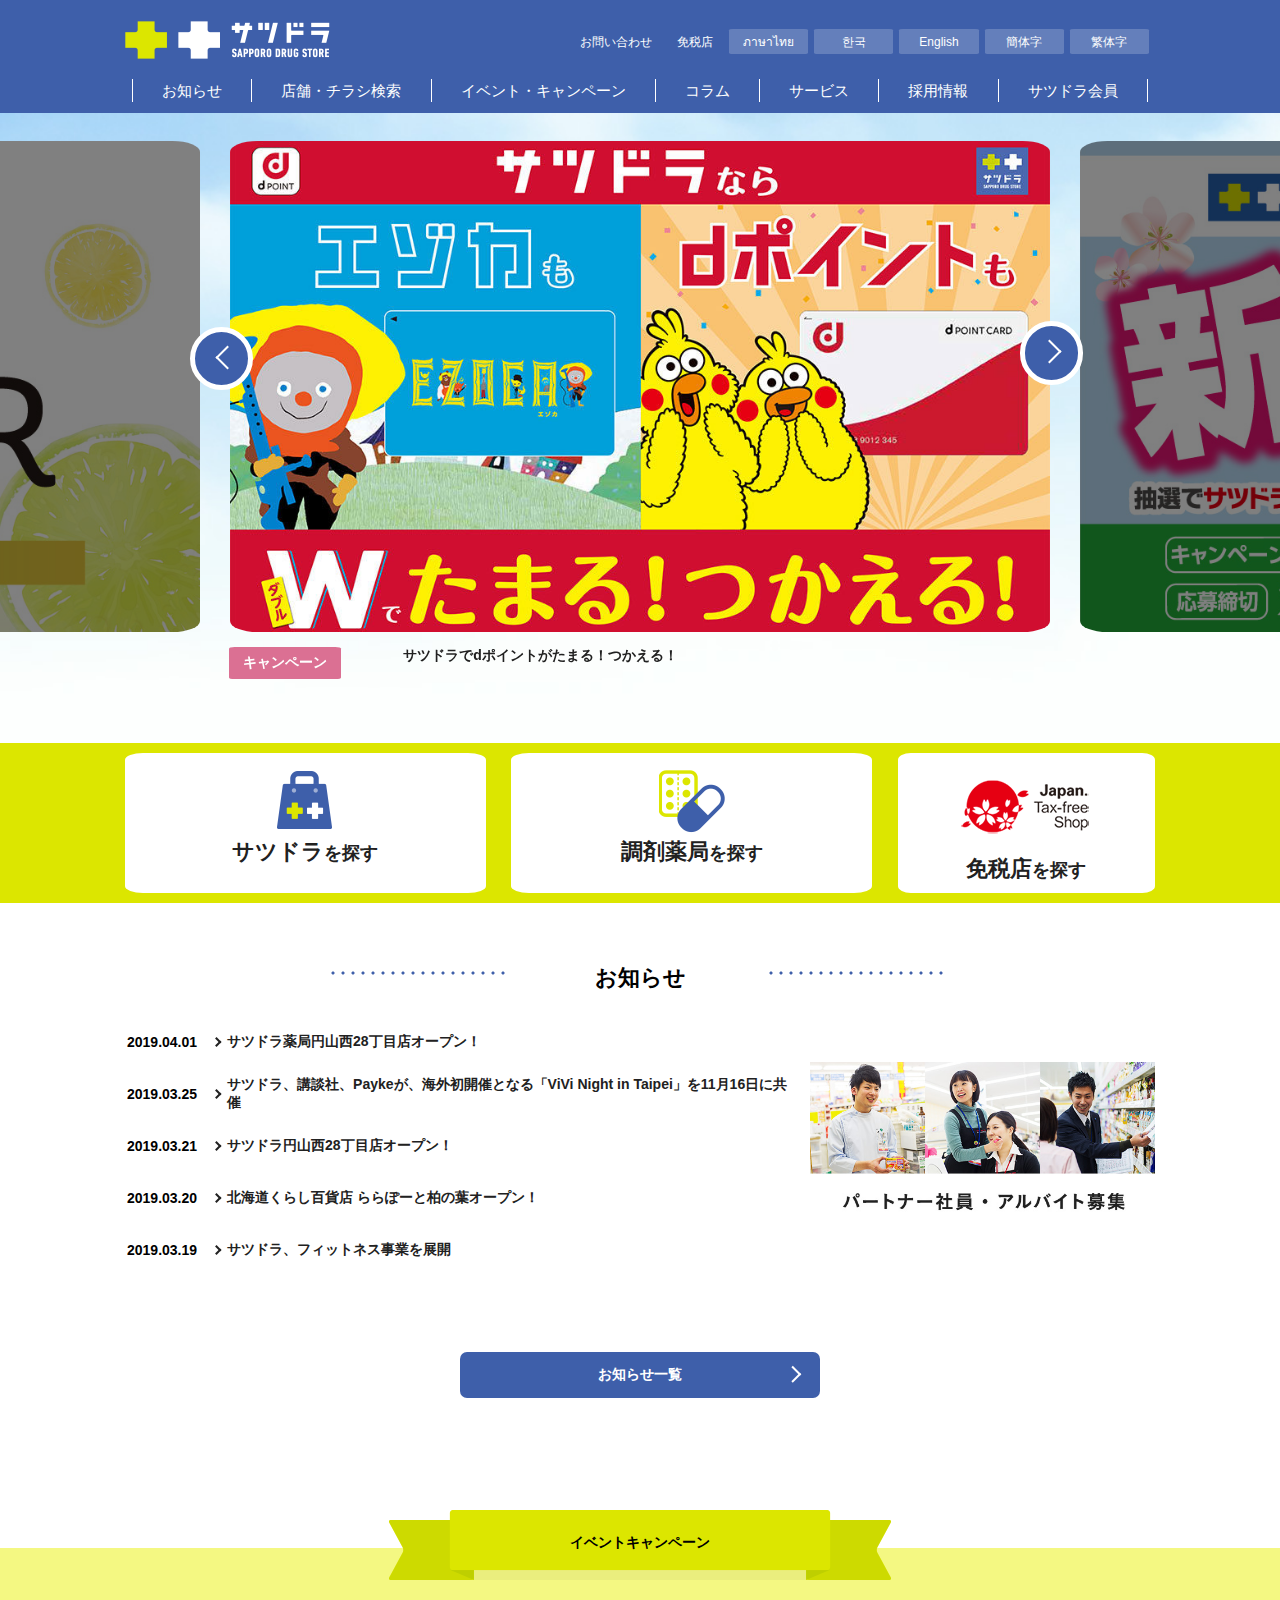
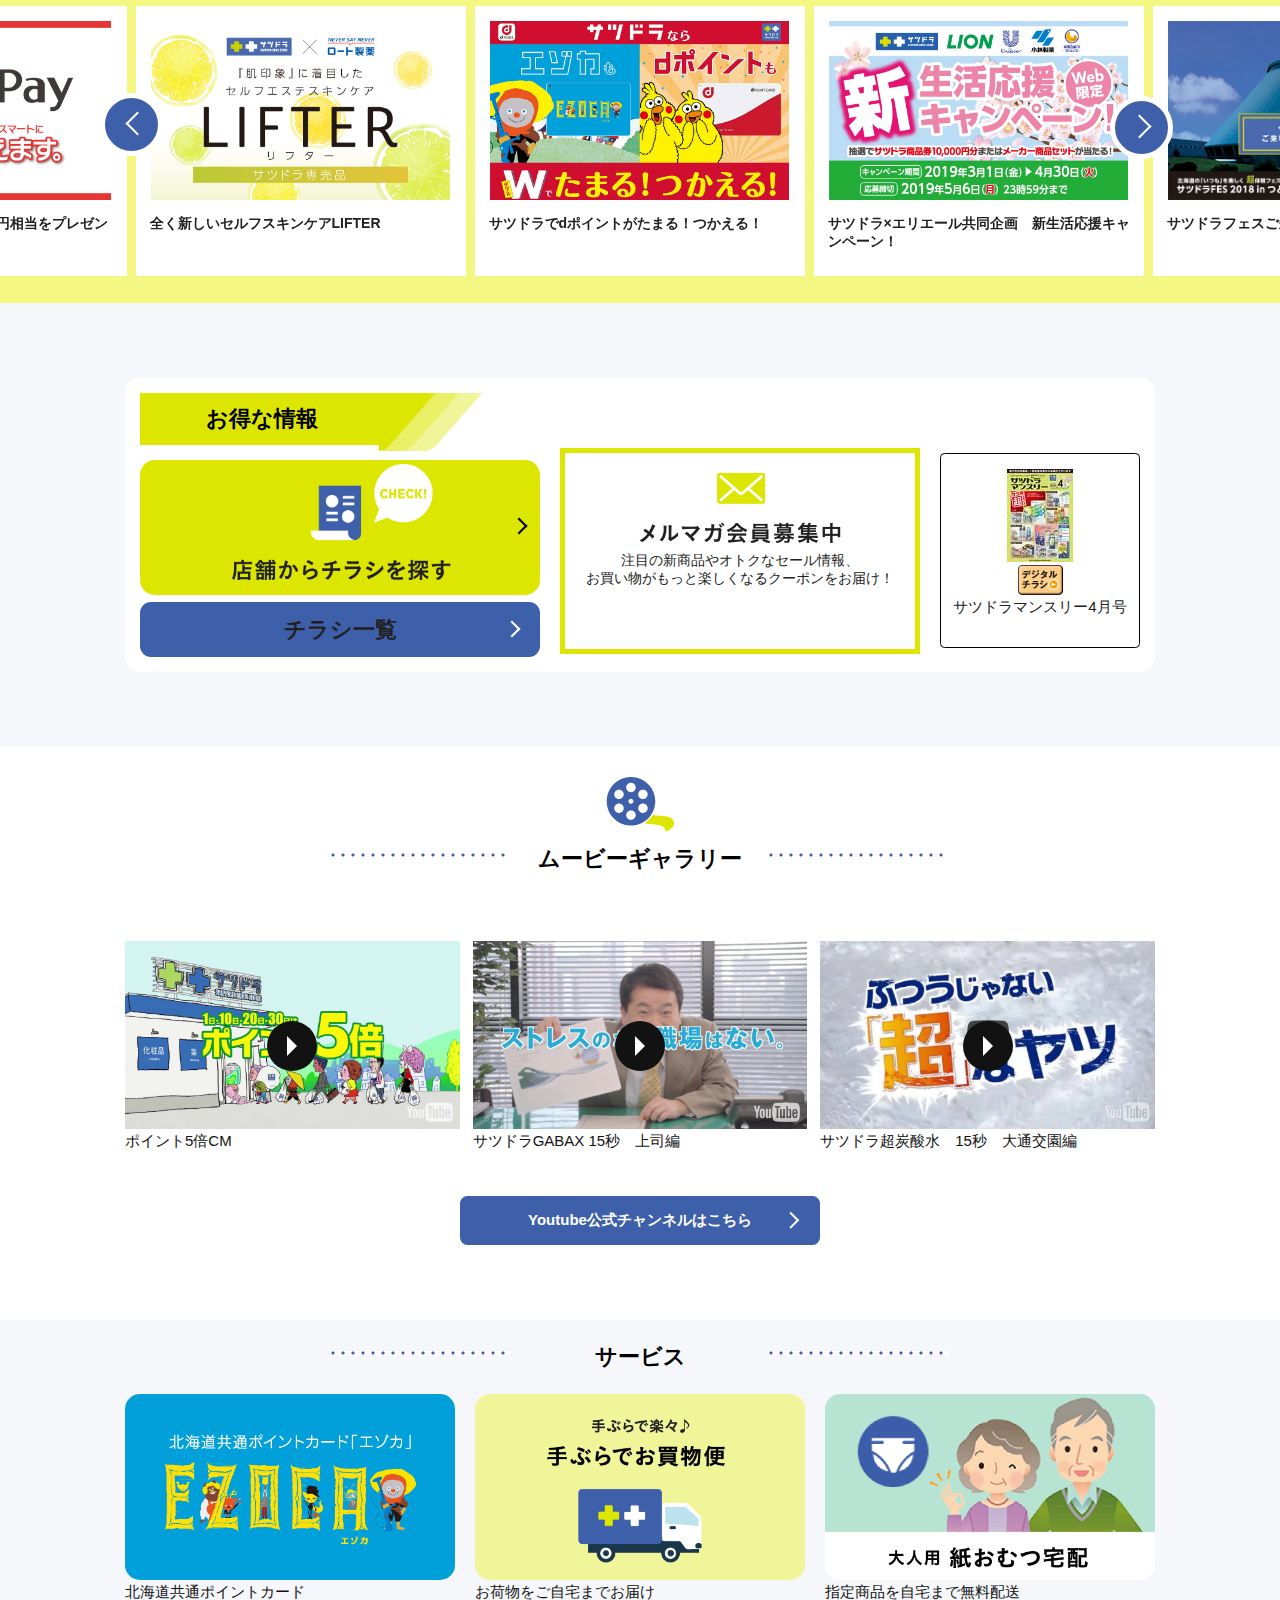
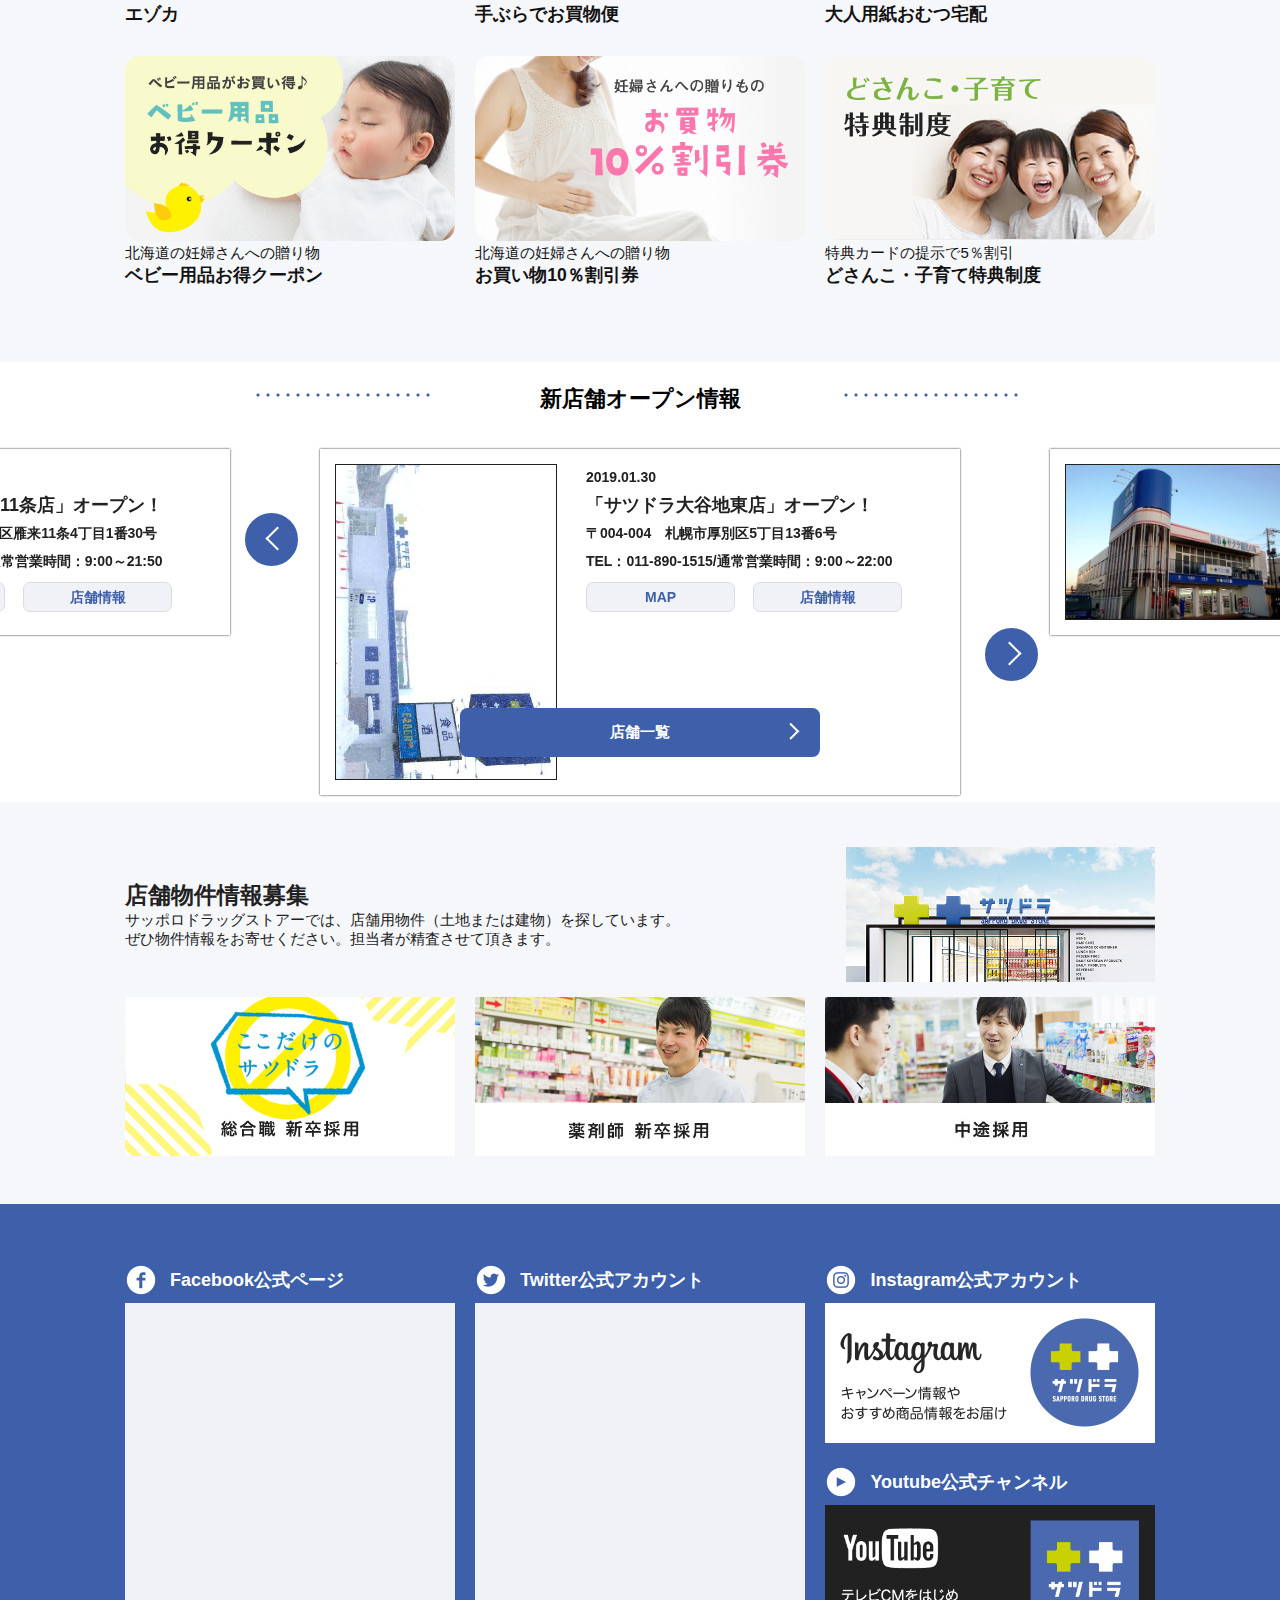
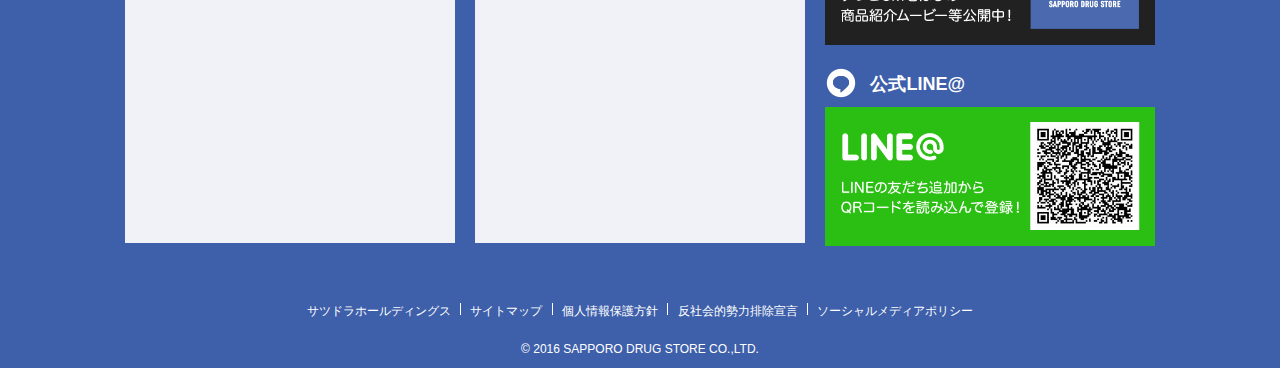
<file: index.html>
<!DOCTYPE html>
<html lang="en">

<head>
    <meta charset="UTF-8">
    <meta name="viewport" content="width=device-width, initial-scale=1.0">
    <meta http-equiv="X-UA-Compatible" content="ie=edge">
    <title>Document</title>
    <link rel="stylesheet" href="css/style.css">
  
    <link rel="stylesheet" href="js\slick\slick.css">
    <link rel="stylesheet" href="js\slick\slick-theme.css">
</head>


<body>
    <header>
        <div class="inner flex_box justify_bw">
            <a href=""><img src="img\logo.png" alt="" class="header-logo"></a>


            <div class="language_wrap ">
                <ul class="flex_box fz-12">
                    <a>
                        <li>お問い合わせ</li>
                    </a>
                    <a>
                        <li>免税店</li>
                    </a>
                    <a>
                        <li class="language">ภาษาไทย</li>
                    </a>
                    <a>
                        <li class="language">한국</li>
                    </a>
                    <a>
                        <li class="language">English</li>
                    </a>
                    <a>
                        <li class="language">簡体字</li>
                    </a>
                    <a>
                        <li class="language">繁体字</li>
                    </a>
                </ul>

            </div>

        </div>
    </header>
    <div class="header_stick">
        <div class="inner">
            <div class="head_nav">
                <ul class="flex_box  justify_around">
                    <div class="line"></div>
                    <a>
                        <li>お知らせ</li>
                    </a>
                    <div class="line"></div>
                    <a>
                        <li>店舗・チラシ検索</li>
                    </a>
                    <div class="line"></div>
                    <a>
                        <li>イベント・キャンペーン</li>
                    </a>
                    <div class="line"></div>
                    <a>
                        <li>コラム</li>
                    </a>
                    <div class="line"></div>
                    <a>
                        <li>サービス</li>
                    </a>
                    <div class="line"></div>
                    <a>
                        <li>採用情報</li>
                    </a>
                    <div class="line"></div>
                    <a>
                        <li>サツドラ会員</li>
                    </a>
                    <div class="line"></div>

                </ul>
            </div>
        </div>
    </div>

    <div class="top-slides">
        <ul class="slider_top">
            <li><a href="#">
                    <img src="img\top-slick\bn_1711docomo_l-1000x598 (1).jpg" alt="image01">
                    <span class="slide_content-wrap">
                        <div class="slide_content flex_box fz-14 flex_align_top">
                            <div class="slide_title fz-14  ">
                                <span class="campaign">キャンペーン</span>
                            </div>
                            <p class="slide_text">
                                サツドラでdポイントがたまる！つかえる！
                            </p>
                        </div>
                    </span>
                </a>
            </li>
            <li><a href="#">
                    <img src="img\top-slick\dab61ace71a60e597dec1e2234578d06.jpg" alt="image01">
                    <span class="slide_content-wrap">
                        <span class="slide_content flex_box fz-14 flex_align_top">
                            <div class="slide_title fz-14">
                                <span class="campaign">キャンペーン</span>
                                <span class="present">プレゼント</span>
                            </div>
                            <p class="slide_text">
                                サツドラ×エリエール共同企画　新生活応援キャンペーン！
                            </p>
                        </span>
                    </span>
                </a></li>

            <li><a href="#">
                    <img src="img\top-slick\2018SDF-Event-Report_mihon (1).jpg" alt="image01">
                    <span class="slide_content-wrap">
                        <span class="slide_content flex_box fz-22 flex_align_top">
                            <div class="slide_title fz-14">
                                <span class="notice">お知らせ</span>
                            </div>
                            <p class="slide_text">
                                サツドラフェスご来場ありがとうございました。</p>
                        </span>
                    </span>
                </a></li>
            <li><a href="#">
                    <img src="img\top-slick\IMG_5176 (1).jpg" alt="image01">
                    <span class="slide_content-wrap">
                        <span class="slide_content flex_box fz-22 flex_align_top">
                            <div class="slide_title fz-14">
                                <span class="notice">お知らせ</span>
                            </div>
                            <p class="slide_text">
                                ふたりの妊活　応援プロジェクト</p>
                        </span>
                    </span>
                </a></li>
            <li><a href="#">
                    <img src="img\top-slick\a7aa2570e14929294f4ca4dd2fd1b495.jpg" alt="image01">
                    <span class="slide_content-wrap">
                        <span class="slide_content flex_box fz-22 flex_align_top">
                            <div class="slide_title fz-14">
                                <span class="campaign">キャンペーン</span>
                            </div>
                            <p class="slide_text">ピュオーラGRANプレゼントキャンペーン</p>
                        </span>
                    </span>
                </a></li>
            <li><a href="#">
                    <img src="img\top-slick\8bc16e7adbef5be6cf70bd5f99caa278.jpg" alt="image01">
                    <span class="slide_content-wrap">
                        <span class="slide_content flex_box fz-22 flex_align_top">
                            <div class="slide_title fz-14">
                                <span class="campaign">キャンペーン</span>
                            </div>
                            <p class="slide_text">
                                【抽選で1,500名様に豪華賞品が当たる！】春のEZOCAまつり2019</p>
                        </span>
                    </span>
                </a></li>

            <li><a href="#">
                    <img src="img\top-slick\a8e14bdebd9097910cbf7fb73f673561 (1).jpg" alt="image01">
                    <span class="slide_content-wrap">
                        <span class="slide_content flex_box fz-22 flex_align_top">
                            <div class="slide_title fz-14">
                                <span class="campaign">キャンペーン</span>
                            </div>
                            <p class="slide_text">
                                ソフィーナホワイトプロフェッショナルキャンペーン
                            </p>
                        </span>
                    </span>
                </a></li>
            <li><a href="#">
                    <img src="img\top-slick\aa806e0d73a64840ce7929668ef345e1.jpg" alt="image01">
                    <span class="slide_content-wrap">
                        <span class="slide_content flex_box fz-22 flex_align_top">
                            <div class="slide_title fz-14">
                                <span class="campaign">キャンペーン</span>
                            </div>
                            <p class="slide_text">アタックZEROサンプルプレゼントキャンペーン</p>
                        </span>
                    </span>
                </a></li>
            <li><a href="#">
                    <img src="img\top-slick\93380e65577d10799fb6c05bf4164d2b (1).jpg" alt="image01">
                    <span class="slide_content-wrap">
                        <span class="slide_content flex_box fz-22 flex_align_top">
                            <div class="slide_title fz-14">
                                <span class="campaign">キャンペーン</span>
                            </div>
                            <p class="slide_text">サツドラ×カムテクト 特別企画！
                                今ならEZOポイント20倍！
                            </p>
                        </span>
                    </span>
                </a></li>
            <li><a href="#">
                    <img src="img\top-slick\0324EVITA_LP-Banner.jpg" alt="image01">
                    <span class="slide_content-wrap">
                        <span class="slide_content flex_box fz-22 flex_align_top">
                            <div class="slide_title fz-14">
                                <span class="campaign">キャンペーン</span>
                            </div>
                            <p class="slide_text">エピータみんなのお手入れ方法大募集キャンペーン
                            </p>
                        </span>
                    </span>
                </a></li>
            <li><a href="#">
                    <img src="img\top-slick\72f8afe362ac67266cf084c97ee63442.jpg" alt="image01">
                    <span class="slide_content-wrap">
                        <span class="slide_content flex_box fz-22 flex_align_top">
                            <div class="slide_title fz-14">
                                <span class="present">プレゼント</span>
                                <span class="campaign">キャンペーン</span>
                            </div>
                            <p class="slide_text">あなたの肌色にあう口紅はどれ？コフレドールキャンペーン
                            </p>
                        </span>
                    </span>
                </a></li>
            <li><a href="#">
                    <img src="img\top-slick\01bf01cc089172cc79f2afb829df0ae2.jpg" alt="image01">
                    <span class="slide_content-wrap">
                        <span class="slide_content flex_box fz-22 flex_align_top">
                            <div class="slide_title fz-14">
                                <span class="campaign">キャンペーン</span>
                                <span class="present">プレゼント</span>
                            </div>
                            <p class="slide_text">おすすめアイテムがまるわかり！ケイトトータルメイクキャンペーン</p>
                        </span>
                    </span>
                </a></li>
            <li><a href="#">
                    <img src="img\top-slick\0a9717d280bc72536f3f9bdcd730023a.jpg" alt="image01">
                    <span class="slide_content-wrap">
                        <span class="slide_content flex_box fz-22 flex_align_top">
                            <div class="slide_title fz-14">
                                <span class="campaign">キャンペーン</span>
                            </div>
                            <p class="slide_text">敏感を愛そう。フリープラスキャンペーン</p>
                        </span>
                    </span>
                </a></li>
            <li><a href="#">
                    <img src="img\top-slick\43e4349266ed1344263c8e1f27018846.jpg" alt="image01">
                    <span class="slide_content-wrap">
                        <span class="slide_content flex_box fz-22 flex_align_top">
                            <div class="slide_title fz-14">
                                <span class="campaign">キャンペーン</span>
                                <span class="present">プレゼント</span>
                            </div>
                            <p class="slide_text">Web限定 新生活応援キャンペーン！</p>
                        </span>
                    </span>
                </a></li>
            <li><a href="#">
                    <img src="img\top-slick\e62b7049b9302b9caf365278411aec1a-1 (1).jpg" alt="image01">
                    <span class="slide_content-wrap">
                        <span class="slide_content flex_box fz-22 flex_align_top">
                            <div class="slide_title fz-14">
                                <span class="present">プレゼント</span>
                            </div>
                            <p class="slide_text">★新規登録でPayPay残高500円相当をプレゼント！★</p>
                        </span>
                    </span>
                </a></li>
            <li><a href="#">
                    <img src="img\top-slick\d7a68982f962c9f2af8ce3b5c079e93c (1).jpg" alt="image01">
                    <span class="slide_content-wrap">
                        <span class="slide_content flex_box fz-22 flex_align_top ">
                            <div class="slide_title fz-14">
                                <span class="notice">お知らせ</span>
                            </div>
                            <p class="slide_text">全く新しいセルフスキンケアLIFTER</p>
                        </span>
                    </span>
                </a></li>

        </ul>
    </div>


    <div class="main-btn ">
        <div class="inner flex_box justify_bw">
            <a href="" class="search_btn search_satudora">
                <img src="img\ico_search01 (1).png" alt="">
                <p class="font_black fz-18"><span class="fz-22">サツドラ</span>を探す</p>
            </a>
            <a href="" class="search_btn search_drag">
                <img src="img\ico_search02 (1).png" alt="">
                <p class="font_black fz-18"><span class="fz-22">調剤薬局</span>を探す</p>
            </a>


            <a href="" class="search_btn search_menzei flex_box justify_cent">
                <img src="img\ico_search03.png" alt="">
                <p class="font_black fz-18"><span class="fz-22">免税店</span>を探す</p>
 
            </a>
            <div class="search_menzei_lang flex_box ">         
                    <a href="">ภาษาไทย</a>
                    <a href="">한국</a>
                    <a href="">English</a>
                    <a href="">簡体字</a>
                    <a href="">繁体字</a></div>
            </div>
    </div>


    <section id="notice_wrap">
        <div class="inner">
            <p class="section_title fz-22">お知らせ</p>
            <div class="notice_menu flex_box justify_bw ">
                <table class="notice_table fz-14">
                    <tr>
                        <td>2019.04.01</td>
                        <td><a href="">サツドラ薬局円山西28丁目店オープン！</a></td>
                    </tr>
                    <tr>
                        <td> 2019.03.25</td>
                        <td><a href="">サツドラ、講談社、Paykeが、海外初開催となる「ViVi Night in Taipei」を11月16日に共催</a></td>
                    </tr>
                    <tr>
                        <td>2019.03.21</td>
                        <td><a href="">サツドラ円山西28丁目店オープン！</a></td>
                    </tr>
                    <tr>
                        <td>2019.03.20</td>
                        <td><a href="">北海道くらし百貨店 ららぽーと柏の葉オープン！</a></td>
                    </tr>
                    <tr>
                        <td>2019.03.19</td>
                        <td><a href="">サツドラ、フィットネス事業を展開</a></td>
                    </tr>             

                </table>
                
                <div class="notice_table_respon">

                        <p class="notice_table_date" >2019.04.01</p>
                        <p class="notice_table_text"><a href="">サツドラ薬局円山西28丁目店オープン！</a></p>

                        <p class="notice_table_date" >2019.03.25</p>
                        <p class="notice_table_text"><a href="">サツドラ、講談社、Paykeが、海外初開催となる「ViVi Night in Taipei」を11月16日に共催</a></p>

                        <p class="notice_table_date" >  2019.03.21</p>
                        <p class="notice_table_text"><a href="">サツドラ円山西28丁目店オープン！</a></p>

                        <p class="notice_table_date" >2019.03.20</p>
                        <p class="notice_table_text"><a href="">北海道くらし百貨店 ららぽーと柏の葉オープン！</a></p>
                    
                        <p class="notice_table_date" >2019.03.19</p>
                        <p class="notice_table_text"><a href="">サツドラ、フィットネス事業を展開</a></p>
                    
                    </div>

                <img src="img\bnr_recruit (1).jpg" alt="">


            </div>

            <p class="section_bottom_btn fz-14"> <a href="">お知らせ一覧</a></p>

        </div>
    </section>

    <section id="campaign_wrap">

        <img src="img\event_title.png" alt="" class="campaign_wrap_title1">
        <p class="campaign_wrap_title2 fz-14">イベントキャンペーン</p>


        <ul class="slider_campaign">
            <li><a href="#">
                    <img src="img\top-slick\bn_1711docomo_l-1000x598 (1).jpg" alt="image01">
                    <span class="slide_content-wrap">
                        <span class="slide_content flex_box fz-14 flex_align_top">

                            <p class="slide_text">
                                サツドラでdポイントがたまる！つかえる！
                            </p>
                        </span>
                    </span>
                </a></li>

            <li><a href="#">
                    <img src="img\top-slick\dab61ace71a60e597dec1e2234578d06.jpg" alt="image01">
                    <span class="slide_content-wrap">
                        <span class="slide_content flex_box fz-14 flex_align_top">

                            <p class="slide_text">
                                サツドラ×エリエール共同企画　新生活応援キャンペーン！
                            </p>
                        </span>
                    </span>
                </a></li>

            <li><a href="#">
                    <img src="img\top-slick\2018SDF-Event-Report_mihon (1).jpg" alt="image01">
                    <span class="slide_content-wrap">
                        <span class="slide_content flex_box fz-14 flex_align_top">

                            <p class="slide_text">
                                サツドラフェスご来場ありがとうございました。</p>
                        </span>
                    </span>
                </a></li>
            <li><a href="#">
                    <img src="img\top-slick\IMG_5176 (1).jpg" alt="image01">
                    <span class="slide_content-wrap">
                        <span class="slide_content flex_box fz-14 flex_align_top">

                            <p class="slide_text">
                                ふたりの妊活　応援プロジェクト</p>
                        </span>
                    </span>
                </a></li>
            <li><a href="#">
                    <img src="img\top-slick\a7aa2570e14929294f4ca4dd2fd1b495.jpg" alt="image01">
                    <span class="slide_content-wrap">
                        <span class="slide_content flex_box fz-14 flex_align_top">

                            <p class="slide_text">ピュオーラGRANプレゼントキャンペーン</p>
                        </span>
                    </span>
                </a></li>
            <li><a href="#">
                    <img src="img\top-slick\8bc16e7adbef5be6cf70bd5f99caa278.jpg" alt="image01">
                    <span class="slide_content-wrap">
                        <span class="slide_content flex_box fz-14 flex_align_top">

                            <p class="slide_text">
                                【抽選で1,500名様に豪華賞品が当たる！】春のEZOCAまつり2019</p>
                        </span>
                    </span>
                </a></li>

            <li><a href="#">
                    <img src="img\top-slick\a8e14bdebd9097910cbf7fb73f673561 (1).jpg" alt="image01">
                    <span class="slide_content-wrap">
                        <span class="slide_content flex_box fz-14 flex_align_top">

                            <p class="slide_text">
                                ソフィーナホワイトプロフェッショナルキャンペーン
                            </p>
                        </span>
                    </span>
                </a></li>
            <li><a href="#">
                    <img src="img\top-slick\aa806e0d73a64840ce7929668ef345e1.jpg" alt="image01">
                    <span class="slide_content-wrap">
                        <span class="slide_content flex_box fz-14 flex_align_top">

                            <p class="slide_text">アタックZEROサンプルプレゼントキャンペーン</p>
                        </span>
                    </span>
                </a></li>
            <li><a href="#">
                    <img src="img\top-slick\93380e65577d10799fb6c05bf4164d2b (1).jpg" alt="image01">
                    <span class="slide_content-wrap">
                        <span class="slide_content flex_box fz-14 flex_align_top">

                            <p class="slide_text">サツドラ×カムテクト 特別企画！
                                今ならEZOポイント20倍！
                            </p>
                        </span>
                    </span>
                </a></li>
            <li><a href="#">
                    <img src="img\top-slick\0324EVITA_LP-Banner.jpg" alt="image01">
                    <span class="slide_content-wrap">
                        <span class="slide_content flex_box fz-14 flex_align_top">

                            <p class="slide_text">エピータみんなのお手入れ方法大募集キャンペーン
                            </p>
                        </span>
                    </span>
                </a></li>
            <li><a href="#">
                    <img src="img\top-slick\72f8afe362ac67266cf084c97ee63442.jpg" alt="image01">
                    <span class="slide_content-wrap">
                        <span class="slide_content flex_box fz-14 flex_align_top">

                            <p class="slide_text">あなたの肌色にあう口紅はどれ？コフレドールキャンペーン
                            </p>
                        </span>
                    </span>
                </a></li>
            <li><a href="#">
                    <img src="img\top-slick\01bf01cc089172cc79f2afb829df0ae2.jpg" alt="image01">
                    <span class="slide_content-wrap">
                        <span class="slide_content flex_box fz-14 flex_align_top">

                            <p class="slide_text">おすすめアイテムがまるわかり！ケイトトータルメイクキャンペーン</p>
                        </span>
                    </span>
                </a></li>
            <li><a href="#">
                    <img src="img\top-slick\0a9717d280bc72536f3f9bdcd730023a.jpg" alt="image01">
                    <span class="slide_content-wrap">
                        <span class="slide_content flex_box fz-14 flex_align_top">

                            <p class="slide_text">敏感を愛そう。フリープラスキャンペーン</p>
                        </span>
                    </span>
                </a></li>
            <li><a href="#">
                    <img src="img\top-slick\43e4349266ed1344263c8e1f27018846.jpg" alt="image01">
                    <span class="slide_content-wrap">
                        <span class="slide_content flex_box fz-14 flex_align_top">

                            <p class="slide_text">Web限定 新生活応援キャンペーン！</p>
                        </span>
                    </span>
                </a></li>
            <li><a href="#">
                    <img src="img\top-slick\e62b7049b9302b9caf365278411aec1a-1 (1).jpg" alt="image01">
                    <span class="slide_content-wrap">
                        <span class="slide_content flex_box fz-14 flex_align_top">

                            <p class="slide_text">★新規登録でPayPay残高500円相当をプレゼント！★</p>
                        </span>
                    </span>
                </a></li>
            <li><a href="#">
                    <img src="img\top-slick\d7a68982f962c9f2af8ce3b5c079e93c (1).jpg" alt="image01">
                    <span class="slide_content-wrap">
                        <span class="slide_content flex_box fz-14 flex_align_top">

                            <p class="slide_text">全く新しいセルフスキンケアLIFTER</p>
                        </span>
                    </span>
                </a></li>
        </ul>



    </section>


    <section id="deals_info-wrap">
        <div class="inner">
            <div class="deals_info ">
                <p class="fz-22 deals_title">お得な情報<img src="img\title_point_green.png" alt=""></p>

                <div class="flex_box justify_bw">
                    <div class="deals_1-2">
                        <a class="deals_info1">
                            <div>
                                <img src="img\otoku_info_shop (1).png" alt="">
                            </div>
                        </a>
                        <a class="deals_info2">
                            <div>
                                <p class="">チラシ一覧</p>
                            </div>
                        </a>

                    </div>

                    <a class="deals_info3">
                        <div>
                            <img src="img\otoku_info_mailmaga (1).png" alt="">
                            <p class="">注目の新商品やオトクなセール情報、<br>
                                お買い物がもっと楽しくなるクーポンをお届け！</p>
                        </div>
                    </a>
                    <a class="deals_info4">
                        <div>
                            <img src="img\thumb.jpg" alt="">
                            <img src="img\btn_bb (1).gif" alt="">
                            <p>サツドラマンスリー4月号</p>

                        </div>
                    </a>

                </div>
            </div>
        </div>
    </section>

    <section id="movie_wrap">
        <div class="inner">

            <p class="section_title fz-22 ">ムービーギャラリー</p>


            <div class="movies flex_box justify_bw">
                <a class="movie">
                    <div>
                        <img src="img\movie01 (1).jpg" alt="">
                        <p>ポイント5倍CM</p>
                    </div>

                </a>

                <a class="movie">
                    <div>
                        <img src="img\movie02 (1).jpg" alt="">
                        <p>サツドラGABAX 15秒　上司編</p>

                    </div>
                </a>
                <a class="movie">
                    <div>
                        <img src="img\movie03 (1).jpg" alt="">
                        <p>サツドラ超炭酸水　15秒　大通交園編</p>

                    </div>
                </a>
            </div>

            <p class="section_bottom_btn"> <a href="">Youtube公式チャンネルはこちら</a></p>

        </div>
    </section>


    <section id="service_wrap">
        <div class="inner">

            <p class="section_title fz-22">サービス</p>

            <div class="services flex_box justify_bw">
                <a class="service">
                    <div>
                        <img src="img\service01 (1).png" alt="">
                        <p>北海道共通ポイントカード</p>
                        <h3>エゾカ</h3>
                    </div>
                </a>
                <a class="service">
                    <div>
                        <img src="img\service02.png" alt="">
                        <p>お荷物をご自宅までお届け</p>
                        <h3>手ぶらでお買物便</h3>
                    </div>
                </a>
                <a class="service">
                    <div>
                        <img src="img\service03 (1).png" alt="">
                        <p>指定商品を自宅まで無料配送</p>
                        <h3>大人用紙おむつ宅配</h3>
                    </div>
                </a>
                <a class="service">
                    <div>
                        <img src="img\service04 (1).jpg" alt="">
                        <p>北海道の妊婦さんへの贈り物</p>
                        <h3>ベビー用品お得クーポン</h3>
                    </div>
                </a>
                <a class="service">
                    <div>
                        <img src="img\service05 (1).jpg" alt="">
                        <p>北海道の妊婦さんへの贈り物</p>
                        <h3>お買い物10％割引券</h3>
                    </div>
                </a>
                <a class="service">
                    <div>
                        <img src="img\service06.jpg" alt="">
                        <p>特典カードの提示で5％割引</p>
                        <h3>どさんこ・子育て特典制度</h3>
                    </div>
                </a>

            </div>

        </div>

    </section>

    <section id="stores_wrap">

        <p class="section_title fz-22">新店舗オープン情報</p>


        <ul class="slider_stores">

            <li class="store-card flex_box font_black">
                <img src="img\stores-slick\2c532cdc0def8419aafc9d057fb989f2-500x350.jpg" alt="image01">
                <span class="slide_content-wrap fz-14">


                    <p class="stores_date">2019.01.30</p>
                    <h2 class="slide_text fz-18">「サツドラ大谷地東店」オープン！</h2>
                    <p>〒004-004　札幌市厚別区5丁目13番6号</p>
                    <p>TEL：011-890-1515/通常営業時間：9:00～22:00</p>
                    <a href="" class="map_btn">MAP</a>
                    <a href="" class="info_btn">店舗情報</a>
                </span>
            </li>

            <li class="store-card flex_box font_black justify_around">
                <img src="img\stores-slick\672f1944f6cc88b567607334773cbe0b-500x350 (1).jpg" alt="image01">
                <span class="slide_content-wrap fz-14">
                    <p class="stores_date">2019.01.30</p>
                    <h2 class="slide_text fz-18">「サツドラ大谷地東店」オープン！</h2>
                    <p>〒004-004　札幌市厚別区5丁目13番6号</p>
                    <p>TEL：011-890-1515/通常営業時間：9:00～22:00</p>
                    <a href="" class="map_btn">MAP</a>
                    <a href="" class="info_btn">店舗情報</a>
                </span>
            </li>

            <li class="store-card flex_box font_black justify_around">
                <img src="img\stores-slick\6f35b252b4245f91c4c3726ce2d048b5-500x350.jpg" alt="image01">
                <span class="slide_content-wrap fz-14">
                    <p class="stores_date">2018.12.14</p>
                    <h2 class="slide_text fz-18">「クレアーレルミネ大宮店」オープン！</h2>
                    <p>〒330-0853　埼玉県さいたま市大宮区錦町630番地　ルミネ大宮2</p>
                    <p>TEL：048-650-2231/通常営業時間：8:00～21:00</p>
                    <a href="" class="map_btn">MAP</a>
                    <a href="" class="info_btn">店舗情報</a>
                </span>
            </li>
            <li class="store-card flex_box font_black justify_around">
                <img src="img\stores-slick\d294f369f25c8fb901ca259645790e5e-500x350.jpg" alt="image01">
                <span class="slide_content-wrap fz-14">
                    <p class="stores_date">2018.12.13</p>
                    <h2 class="slide_text fz-18">「サツドラ東雁来11条店」オープン！</h2>
                    <p>〒007-0031　札幌市東区雁来11条4丁目1番30号</p>
                    <p>TEL：011-790-5230/通常営業時間：9:00～21:50</p>
                    <a href="" class="map_btn">MAP</a>
                    <a href="" class="info_btn">店舗情報</a>
                </span>
            </li>
        </ul>
        <div class="inner">
            <p class="section_bottom_btn"><a href="">店舗一覧</a></p>
        </div>

    </section>

    <section id="adopt_wrap">
        <div class="inner flex_box justify_bw">

            <a class="adopt_top flex_box justify_bw" href="">
                <div class="adopt_text_wrap">
                    <h2>店舗物件情報募集</h2>
                    <p>サッポロドラッグストアーでは、店舗用物件（土地または建物）を探しています。<br>
                        ぜひ物件情報をお寄せください。担当者が精査させて頂きます。</p>
                </div>
                <img src="img\bnr_shop_img (1).jpg" alt="">
            </a>

            <a class="adopt" href="">
                <img src="img\bnr_recruit_b01 (1).jpg" alt="">
            </a>

            <a class="adopt" href="">
                <img src="img\bnr_recruit_b02 (1).jpg" alt="">
            </a>

            <a class="adopt" href="">
                <img src="img\bnr_recruit_b03 (1).jpg" alt="">
            </a>

        </div>

    </section>

    <section id="sns_wrap" class="fz-18">
        <div class="inner flex_box justify_bw flex_align_top">
            <div class="fb_link">
                <p><img src="img\ico_fb.png" alt="">Facebook公式ページ</p>
                <div class="empty"></div>
            </div>
            <div class="tw_link">
                <p><img src="img\ico_tw.png" alt="">Twitter公式アカウント</p>
                <div class="empty"></div>
            </div>
            <div class="sns_right_line">
                <div class="ig_link">
                    <p><img src="img\ico_ig.png" alt="">Instagram公式アカウント</p>
                    <a href=""><img class="sns_bnr" src="img\bnr_instagram (1).png"
                            alt="Instagram公式アカウント キャンペーン情報やおすすめ商品情報をお届け"></a>
                </div>
                <div class="yt_link">
                    <p><img src="img\ico_yt.png" alt="">Youtube公式チャンネル</p>
                    <a href=""><img class="sns_bnr" src="img\bnr_youtube (1).png"
                            alt="Youtube公式チャンネル テレビCMをはじめ商品紹介ムービー等公開中！"></a>
                </div>
                <div class="line_link">
                    <p><img src="img\ico_line.png" alt="">公式LINE@</p>
                    <a href=""><img class="sns_bnr" src="img\bnr_line (1).png"
                            alt="   公式LINE@ LINEの友だち追加からQRコードを読み込んで登録！"></a>
                </div>
            </div>
        </div>
    </section>

    <footer>
        <div class="inner fz-12">

            <a href="">サツドラホールディングス</a>
            <div class="line2"></div>
            <a href="">サイトマップ</a>
            <div class="line2"></div>
            <a href="">個人情報保護方針</a>
            <div class="line2"></div>
            <a href="">反社会的勢力排除宣言</a>
            <div class="line2"></div>
            <a class="border_bottom" href="">ソーシャルメディアポリシー</a>

            <p>© 2016 SAPPORO DRUG STORE CO.,LTD.</p>
        </div>
    </footer>


    <script src="https://ajax.googleapis.com/ajax/libs/jquery/3.3.1/jquery.min.js"></script>
    <script type="text/javascript" src="js\slick\slick.js"></script>
    <script>
        $('.slider_top').slick({
            autoplay: true,
            autoplaySpeed: 2500,
            centerMode: true,
            centerPadding: '30%',
            variableWidth: true,
            arrow: true,
            prevArrow: '<button class="slide-arrow prev-arrow"></button>',
            nextArrow: '<button class="slide-arrow next-arrow"></button>'

        });
        $('.slider_campaign').slick({
            autoplay: true,
            autoplaySpeed: 2500,
            centerMode: true,
            variableWidth: true,
            arrow: true,
            prevArrow: '<button class="slide-arrow prev-arrow"></button>',
            nextArrow: '<button class="slide-arrow next-arrow"></button>'

        });
        $('.slider_stores').slick({
            autoplay: true,
            autoplaySpeed: 2500,
            centerMode: true,
            variableWidth: true,
            arrow: true,
            prevArrow: '<button class="slide-arrow prev-arrow"></button>',
            nextArrow: '<button class="slide-arrow next-arrow"></button>'

        });

    </script>
</body>

</html>
</file>
<file: css/style.css>
*{
    margin: 0;
    padding: 0;
}
body{
    font-family: 游ゴシック, YuGothic, "Hiragino Kaku Gothic ProN", "ヒラギノ角ゴ ProN", "Hiragino Kaku Gothic Pro",
     "ヒラギノ角ゴ Pro W3", メイリオ, Meiryo, Verdana, Arial, Helvetica, sans-serif;
    font-size: 15px;
    
}
li{
    list-style-type: none;
}
a{
    text-decoration: none;
    color: #FFF;
    cursor: pointer;    
    transition: all 0.5s;
}
a:hover{
    opacity: 0.7;
}

.font_black{
    color: #212121;
}


.fz-12{
    font-size: 12px;
}
.fz-14{
    font-size: 14px;
    font-weight: bold;
}
.fz-18{
    font-size: 18px;
    font-weight: bold;
}
.fz-22{
    font-size: 22px;
    font-weight: bold;
}

.flex_box{
    display: flex;
    flex-wrap: wrap;
    align-items :center;
}

.justify_bw{
    justify-content:space-between;
}

.justify_cent{
    justify-content:center;
}
.justify_around{
    justify-content:space-around;
}
.flex_align_top{
    align-items:flex-start;
}

.inner{
    max-width: 1030px;
    margin: 0 auto;
    
}

header{
    background-color: #3E5FAA;
    padding-top: 1em;
    

}
.header_stick{
    background-color: #3E5FAA;
    padding-top: 0.5em;
    padding-bottom: 0.5em;
    position: sticky;
    top:0;
    z-index:10000;
}

.head_nav a{
    display: inline-block;
    border-radius: 0.2em;
    height: 2em;;
}
.head_nav a li{
   line-height: 2em;
}
.head_nav a:hover{
    background-color: #DCE600;
}

.language_wrap li{
    padding: 0.3em 0.8em;
    margin-right: 0.5em;
    line-height: 1.5;
    
}

.language{
    border-radius: 5%;
    background-color: rgba(256,256,256,0.2);
    transition: background-color 0.5s;
    width: 5em;
    text-align: center;
}

.language:hover{
    background-color: rgba(256,256,256,0.4);
}

.head_nav ul a{
    line-height: 1.2;
    text-align: center;
    display: inline-block;
    text-align: center;
    padding: 0 1em;
    position: relative;
           
    
}
.line{
    content: '';
    border-right: solid 1px #FFf;
    height: 1.5em;
    display: inline-block;
}

.head_nav{
    width: 100%;
 
  
}

.top-slides{
    background-image:url('../img/main_bg.jpg');
    background-size: cover;
    height: auto;
    overflow: hidden;  
   
}

.slider_top img{
    
    max-width: 850px;
    box-sizing: border-box;
    padding: 1em;
    border-radius: 5%;
    }

.slider_top .slide_content{
    padding-left: 1em;
    max-width: 850px;
    box-sizing: border-box;
    color: #212121;
    }

.slider_top .slide_title{
    width: 20%;
   }
.slider_top .slide_text{
    margin-left: 0.5em;
    width:75%;   
}


.campaign{
    background-color: palevioletred;
    padding: 0.5em 1em;
    color: #FFF;
    font-weight: bold;
    display: inline-block;
    border-radius: 5%;
}

.present{
    background-color: red;
    padding: 0.5em 1em;
    color: #FFF;
    font-weight: bold;
    border-radius: 5%;
    display: inline-block;
}

.notice{
    background-color: orangered;
    padding: 0.5em 1em;
    color: #FFF;
    font-weight: bold;
    display: inline-block;
    border-radius: 5%;
}
.top-slides .slick-slider{
height: 630px;
}
.slider_top .slick-list{
    top:-50px;
}

.slider_top .slide_title,.slider_top .slide_text{
    opacity:0;
    transition: all .8s;
}

.slider_top .slick-slide {
    transition: all .8s;
    filter: brightness(50%);
    
}
.slider_top .slick-current {
    filter: brightness(100%);
    
}
.slider_top .slick-current:hover .slide_text{
    text-decoration: underline; 
}

.slider_top .slick-current .slide_title,.slick-current .slide_text {
    opacity:1;  

}

.slider_top button{
    margin: 0;
    padding: 2em;
    background: none;
    border: solid 5px #FFF;
    border-radius: 50%;
    outline: none;
    -webkit-appearance: none;
    -moz-appearance: none;
    appearance: none;
    background-color: #FFF;
  }
  .slider_top .slide-arrow{
    background-color: #3E5FAA;
    position: relative;
    left: 50%;
    z-index: 999;
  }


  .slider_top .prev-arrow{
    transform: translateX(-450px); 
    top:214px;
    
  }
  .slider_top .prev-arrow:hover{
    opacity: 0.8;
    
  }
  .slider_top .prev-arrow:hover::after{
    left:40%
  }
  .slider_top .next-arrow:hover{
    opacity: 0.8;
    
  }
  .slider_top .next-arrow:hover::after{
    left:35%
  }

  .slider_top .prev-arrow::after{
    content: '';
    position: absolute;
    display: block;
	width: 15px;
	height: 15px;
	border-top: solid 2px #fff;
	border-right: solid 2px #fff;
	-webkit-transform: rotate(45deg);
    transform: rotate(-135deg);
    z-index: 1000;
    top:32%;
    left:45%
  
  
  }

  .slider_top .next-arrow{
    transform: translateX(380px);
    top:-452px; 
   
  }

  .slider_top .next-arrow::after{
    content: '';
    position: absolute;
    display: block;
	width: 15px;
	height: 15px;
	border-top: solid 2px #fff;
	border-right: solid 2px #fff;
	-webkit-transform: rotate(45deg);
    transform: rotate(45deg);
    z-index: 1000;
    top:32%;
    left:30%;}


.main-btn{
    background-color: #DCE600;
    color: #000;
    height: 140px;
    padding:  10px ;

}

.search_btn{
    background-color: #FFF;
    border-radius: 5%;
    height: 140px;
    padding-top: 1em;
    text-align: center;
    box-sizing: border-box;
    transition: background-color 0.5s;
}
.search_btn:hover{
    background-color:rgba(255,255,255,0.7); 
}

.search_satudora{
    width: 35%;
}
.search_drag{
    width: 35%;
}
.search_menzei{
    width: 25%;
}
#notice_wrap{
    padding-top: 2.5em;
    padding-bottom: 10em;
}

.section_title{
    text-align: center;
    padding: 1em 2em;
    position: relative;
}
.section_title::before,.section_title::after{
   content: url(../img/title_dot_line.png);
   position: absolute;
}
.section_title::before{
    top:20%;
    left:20%;
   
}
.section_title::after{
    top:20%;
    right:20%;
   
}
.notice_table{
    width: 65%;
}
.notice_menu{
    padding-bottom: 5em;
}
.notice_menu img{
    width: 35%;
    padding-left: 1em;
    box-sizing: border-box;
    transition:all 0.5s;
}
.notice_menu img:hover{
 opacity: 0.7;
}
.notice_table td{
    height: 50px;
    
}
.notice_table a{
    color: #212121;
    margin-left: 2em;
    position: relative;
    display: inline-block;
}
.notice_table a:hover{
    text-decoration-line: underline;
}
.notice_table a::before{
    content: '';
    position: absolute;
    display: block;
	width: 5px;
	height: 5px;
	border-top: solid 2px #212121;
	border-right: solid 2px #212121;
	-webkit-transform: translateY(-50%) rotate(45deg) ;
    transform: translateY(-50%) rotate(45deg);
    left:-1em;
    top: 50%;  
}

.section_bottom_btn{
    text-align: center;
       
}

.section_bottom_btn a{
    padding: 1em 0;
    background-color: #3E5FAA;
    border-radius: 0.5em;
    position: relative;
    display: inline-block;
    width: 35%;
    font-weight: 700;
}


.section_bottom_btn a::after{
    content: '';
    position: absolute;
    display: block;
	width: 10px;
	height: 10px;
	border-top: solid 2px #fff;
	border-right: solid 2px #fff;
	-webkit-transform: rotate(45deg) translateY(-80%);
    transform: rotate(45deg) translateY(-80%);
    top:50%;
    right:2em;
}






#campaign_wrap{
    background-color: #F4F882;
    padding-top: 5em;
    position: relative;
}

.campaign_wrap_title1{
    position: absolute;
    top:-2.5em;
    left:50%;
    transform: translateX(-50%);
}
.campaign_wrap_title2{
    position: absolute;
    left:50%;
    transform: translateX(-50%);
    top:-1em;
}




.slider_campaign li{
    background-color: #FFF;
    height: 18em;;
    
}

.slider_campaign img{
    
    max-width: 330px;
    box-sizing: border-box;
    padding: 1em;
    border-radius: 5%;
}

.slider_campaign .slide_content{
    padding-left: 1em;
    max-width: 330px;
    box-sizing: border-box;
    color: #212121;
}


.slider_campaign .slick-slide {
    transition: all .8s;
    margin: 0 0.3em;
       
}

.slider_campaign .slick-slide:hover {
    opacity: 0.8; 
}


.slider_campaign button{
    margin: 0;
    padding: 2em;
    background: none;
    border: solid 5px #FFF;
    border-radius: 50%;
    outline: none;
    -webkit-appearance: none;
    -moz-appearance: none;
    appearance: none;
    background-color: #FFF;
  }

  .slider_campaign .slide-arrow{
    background-color: #3E5FAA;
    position: relative;
    left: 50%;
    z-index: 999;
  }


  .slider_campaign .prev-arrow{
    transform: translateX(-540px); 
    top:70px;
    
  }
  .slider_campaign .next-arrow{
    transform: translateX(470px);
    top:-260px; 
   
  }


  .slider_campaign .prev-arrow:hover::after{
    left:40%
  }
 
  .slider_campaign .next-arrow:hover::after{
    left:35%
  }

  .slider_campaign .prev-arrow::after{
    content: '';
    position: absolute;
    display: block;
	width: 15px;
	height: 15px;
	border-top: solid 2px #fff;
	border-right: solid 2px #fff;
	-webkit-transform: rotate(45deg);
    transform: rotate(-135deg);
    z-index: 1000;
    top:32%;
    left:45%
  
  
  }



  .slider_campaign .next-arrow::after{
    content: '';
    position: absolute;
    display: block;
	width: 15px;
	height: 15px;
	border-top: solid 2px #fff;
	border-right: solid 2px #fff;
	-webkit-transform: rotate(45deg);
    transform: rotate(45deg);
    z-index: 1000;
    top:32%;
    left:30%;}

#campaign_wrap .slick-slider{
        height: 280px;
        }
.slider_campaign .slick-list{
            top:-80px;
    }


#deals_info-wrap{
    padding-top: 5em;
    padding-bottom: 5em;
    background-color:#F5F7FB ;
}

.deals_info{
    background-color: #FFF;
    border-radius: 1em;
    padding: 1em;
}
.deals_info a{
    color: #212121;
}

.deals_title{
    background-color: #DCE600;
    display: inline-block;
    padding: 0.5em 3em;
    position: relative;


}
.deals_title img{
    position: absolute;
    right:-40%;
    top:0;
    height: 58px;
}

.deals_info1{
    background-color: #DCE600;
    border-radius: 1em;
    margin-bottom: 0.5em;
    position: relative;
    text-align:center; 
    display: inline-block;
    width: 100%; 
}

.deals_info1:after{
    content: '';
    position: absolute;
    display: block;
    width: 10px;
    height: 10px;
    border-top: solid 2px #000;
    border-right: solid 2px #000;
    -webkit-transform: rotate(45deg);
    transform: rotate(45deg);
    top:45%;
    right:1em;
}

.deals_1-2{
    padding-top: 1em;
    width: 40%;
}
.deals_info1 img{
   width: 15em;
   display: inline-block;
}

.deals_info2{
    display: inline-block;
    background-color:#3E5FAA;
    color: #FFF;    
    font-weight: 700;
    font-size: 22px;
    line-height: 2.5em;
    border-radius: 0.5em;
    width: 100%;
    text-align: center;
    position: relative;
}
.deals_info2::after{
    content: '';
    position: absolute;
    display: block;
    width: 10px;
    height: 10px;
    border-top: solid 2px #FFF;
    border-right: solid 2px #FFF;
    -webkit-transform: rotate(45deg);
    transform: rotate(45deg);
    top:38%;
    right:1em;}


.deals_info3{
    border: #DCE600 solid 5px;
    height: 100%;
    font-size: 14px;
    height: 14em;
    text-align:center;
    width: 35%;
}
.deals_info3 img{
   width: 15em;
   padding: 1em 0 0 0 ;
}
.deals_info4{
    width: 20%;
    border: #000 solid 1px;
    border-radius: 0.3em;
    height: 13em;
    padding: 1em 0.5em;
    box-sizing: border-box;
    text-align: center
}

.deals_info4>img{
    width: 100%;
}

.movies{
    padding-top: 3em;
    padding-bottom: 3em;
}
.movie{
    width: 32.5%;
    color: #121212;
    position: relative;
}
.movie img{
    width: 100%;
}

.movie:before{
    display: inline-block;
    position: absolute;
    content: '';
    width: 50px;
    height: 50px;
    background-color: #121212;
    border-radius: 50%;
    top:50%;
    left:50%;
    transform: translate(-50%,-50%)
}

.movie:after{
    position: absolute;
    content: '';
    display: block;
    width: 0;
    height: 0;
    border-left: 10px solid #FFF;
    border-top: 10px solid transparent;
    border-bottom: 10px solid transparent;
    transform: translate(-50%,-50%) rotate(0deg) ;
    top:50%;
    left:50%;
    

} 


#movie_wrap{
    padding-top: 5em;
    position: relative;
    padding-bottom: 5em;
}

#movie_wrap:before{
 content: url(../img/ico_movie.png);
 position:absolute;
 left: 50%;
 top:5%;
 transform: translateX(-50%)
}

.service{
    color: #121212;
    width: 32%;
    display: inline-block;
    box-sizing: border-box;
    margin-bottom: 2em;
}

.service img{
    width: 100%;
    border-radius: 1em;
}

#service_wrap{
    padding-bottom: 3em;
    background-color: #F5F7FB
}








.slider_stores .slide_content-wrap{
    width: 50%;
    padding: 1em;
    display: inline-block;
    line-height: 2em
}
.slider_stores .slide_content-wrap a{
    margin-top: 0.5em;
}

.slider_stores .store-card{
    box-shadow: #212121 0 0 2px ;
    box-sizing: border-box;
}

.slider_stores img{
    
    max-width: 220px;
    border: #212121 solid 0.5px;
    float: left;
    margin: 1em;
}
.slider_stores img:after{   
   clear: both;
}



.map_btn,.info_btn{
    border:solid 1px gainsboro;
    display: inline-block;
    color: #3E5FAA;
    text-align: center;
    width: 46%;
    border-radius: 0.5em;
    background-color: #F0F2F8;
}



.map_btn{
 margin-right: 1em;
}

.slider_stores .slick-slide {
    transition: all .8s;
    margin: 0.5em 4em  0.5em 2em;
    width: 640px;
    box-sizing: border-box;
}



#stores_wrap .section_title{
    margin-bottom: 1em;
    
}
#stores_wrap{
    padding-bottom: 3em;
}


.slider_stores button{
    margin: 0;
    padding: 2em;
    background: none;
    border: solid 5px #FFF;
    border-radius: 50%;
    outline: none;
    -webkit-appearance: none;
    -moz-appearance: none;
    appearance: none;
    background-color: #FFF;
  }

  .slider_stores .slide-arrow{
    background-color: #3E5FAA;
    position: relative;
    left: 50%;
    z-index: 999;
  }


  .slider_stores .prev-arrow{
    transform: translateX(-400px); 
    top:50px;
    
  }
  .slider_stores .next-arrow{
    transform: translateX(340px);
    top:-260px; 
   
  }


  .slider_stores .prev-arrow:hover::after{
    left:40%
  }
 
  .slider_stores .next-arrow:hover::after{
    left:35%
  }

  .slider_stores .prev-arrow::after{
    content: '';
    position: absolute;
    display: block;
	width: 15px;
	height: 15px;
	border-top: solid 2px #fff;
	border-right: solid 2px #fff;
	-webkit-transform: rotate(45deg);
    transform: rotate(-135deg);
    z-index: 1000;
    top:32%;
    left:45%
  
  }


.slider_stores .next-arrow::after{
    content: '';
    position: absolute;
    display: block;
	width: 15px;
	height: 15px;
	border-top: solid 2px #fff;
	border-right: solid 2px #fff;
	-webkit-transform: rotate(45deg);
    transform: rotate(45deg);
    z-index: 1000;
    top:32%;
    left:30%;
}

#stores_wrap .slick-slider{
        height: 250px;
        }
.slider_stores .slick-list{
            top:-80px;
}
#adopt_wrap{
    padding-top: 3em;
    padding-bottom: 3em;
    background-color: #F5F7FB
}

.adopt_text_wrap{
    color: #212121;
    width: 70%;
}
.adopt_top img{
    width: 30%;
}

.adopt_top{
    margin-bottom: 1em;
}
.adopt{
    width: 32%;
}
.adopt img{
 width: 100%;
}

#sns_wrap{
    background-color: #3E5FAA;
    color: #FFF;
    padding-top: 3em;
    line-height: 2.5em;
    

}
#sns_wrap p img{
    margin-right: 0.5em;
    position: absolute;
    left: 0;
    top:0.3em;
}
#sns_wrap p{
    padding-left: 2.5em;
    position: relative;

}

.fb_link,.tw_link,.sns_right_line{
    width: 32%;
}

.sns_bnr{
  width: 100%;
}

.empty{
    height: 540px;
    background-color: #F0F2F8;
}


footer{
    background-color: #3E5FAA;
    color: #FFF;
    padding-top: 2em;
    line-height: 2.5em;
    text-align: center;
    

}

footer a{
    padding: 0 0.5em;;
}
footer a:hover{
   text-decoration-line: underline;
}

.line2{
    content: '';
    border-right: solid 1px #FFf;
    height: 1em;
    display: inline-block;
}

.search_menzei_lang,.notice_table_respon{
    display: none;
}



@media (max-width: 662px) {
    *{
        margin: 0;
        padding: 0;
    }
    body{
        font-family: 游ゴシック, YuGothic, "Hiragino Kaku Gothic ProN", "ヒラギノ角ゴ ProN", "Hiragino Kaku Gothic Pro",
         "ヒラギノ角ゴ Pro W3", メイリオ, Meiryo, Verdana, Arial, Helvetica, sans-serif;
        font-size: 13px;
    }
    li{
        list-style-type: none;
    }
    a{
        text-decoration: none;
        color:#212121;
        cursor: pointer;    
        transition: all 0.5s;
    }
    
    .font_black{
        color: #212121;
    }
    
    
    .fz-12{
        font-size: 12px;
    }
    .fz-14{
        font-size: 14px;
        font-weight: bold;
    }
    .fz-18{
        font-size: 18px;
        font-weight: bold;
    }
    .fz-22{
        font-size: 22px;
        font-weight: bold;
    }
    
    .flex_box{
        display: flex;
        flex-wrap: wrap;
        align-items :center;
    }
    
    .justify_bw{
        justify-content:space-between;
    }
    
    .justify_cent{
        justify-content:center;
    }
    .justify_around{
        justify-content:space-around;
    }
    .flex_align_top{
        align-items:flex-start;
    }
    
    .inner{
        width:100%
        
    }
    
    .language_wrap,.header_stick{
        display:none;
    }
    
    header{
        background-color: #3E5FAA;
        padding-left: 1em; 
        padding-top: 0.5em; 
    
    }
    .header-logo{
      width: 8em;
    
    }
    
    
    .top-slides{
        background-image:url('../img/main_bg.jpg');
        background-size: cover;
        height: auto;
        overflow: hidden;   
    }
    .slider_top img{   
        max-width: 270px;
        box-sizing: border-box;
        padding: 1em;
        border-radius: 5%;
    }
    .slider_top .slide_content{
        padding-left: 1em;
        max-width: 270px;
        box-sizing: border-box;
        color: #212121;
        font-size: 14px;
    }
    
    .slider_top .slide_title{
        width: 32%;
       }
    .slider_top .slide_text{
        margin-left: 0.1em;
        width:65%;   
    }
    
    
    .campaign{
        background-color: palevioletred;
        padding: 0.5em 0.5em;
        color: #FFF;
        font-weight: bold;
        display: inline-block;
        border-radius: 5%;
        font-size: 0.4em;
    }
    
    .present{
        background-color: red;
        padding: 0.5em 1em;
        color: #FFF;
        font-weight: bold;
        border-radius: 5%;
        display: inline-block;
        font-size: 0.4em;
    }
    
    .notice{
        background-color: orangered;
        padding: 0.5em 1em;
        color: #FFF;
        font-weight: bold;
        display: inline-block;
        border-radius: 5%;
        font-size: 0.4em;
    }
    .top-slides .slick-slider{
        height: 270px;
    }
    .slider_top .slick-list{
            top:-20px;
    }
    
    
    .slider_top .slide_title,.slider_top .slide_text{
            opacity:0;
            transition: all .8s;
        }
        
        .slider_top .slick-slide {
            transition: all .8s;
            filter: brightness(50%);
            
        }
        .slider_top .slick-current {
            filter: brightness(100%);
            
        }
        .slider_top .slick-current:hover .slide_text{
            text-decoration: underline; 
        }
        
        .slider_top .slick-current .slide_title,.slick-current .slide_text {
            opacity:1;  
        
        }
    
        
    .slider_top button{
        margin: 0;
        padding: 1em;
        background: none;
        border: solid 3px #FFF;
        border-radius: 50%;
        outline: none;
        -webkit-appearance: none;
        -moz-appearance: none;
        appearance: none;
        background-color: #FFF;
      }
      .slider_top .slide-arrow{
        background-color: #3E5FAA;
        position: relative;
        left: 50%;
        z-index: 999;
      }
    
      .slider_top .next-arrow{
        transform: translateX(112px);
        top:-185px; 
      }
      .slider_top .prev-arrow{
        transform: translateX(-140px); 
        top:105px;
        
      }
      .slider_top .prev-arrow:hover{
        opacity: 0.8;
        
      }
      .slider_top .prev-arrow:hover::after{
        left:40%
      }
      .slider_top .next-arrow:hover{
        opacity: 0.8;
        
      }
      .slider_top .next-arrow:hover::after{
        left:35%
      }
    
      .slider_top .prev-arrow::after{
        content: '';
        position: absolute;
        display: block;
        width: 5px;
        height: 5px;
        border-top: solid 2px #fff;
        border-right: solid 2px #fff;
        -webkit-transform: rotate(45deg);
        transform: rotate(-135deg);
        z-index: 1000;
        top:32%;
        left:45%
       
      }
      .slider_top .next-arrow::after{
        content: '';
        position: absolute;
        display: block;
        width: 5px;
        height: 5px;
        border-top: solid 2px #fff;
        border-right: solid 2px #fff;
        -webkit-transform: rotate(45deg);
        transform: rotate(45deg);
        z-index: 1000;
        top:32%;
        left:30%;
    }
    
    .main-btn{
        background-color: #DCE600;
        color: #000;
        height: auto;
        padding:  10px ;
        position: relative;
    
    }
    
    .search_btn{
        background-color: #FFF;
        border-radius: 0.5em;
        height: 110px;
        padding-top: 1em;
        text-align: center;
        box-sizing: border-box;
        transition: background-color 0.5s;
    }
    
    
    .search_satudora img,.search_drag img{
        width: 2.5em;
    padding-top: 1em;}
       
    
    
    .search_satudora{
        width: 49%;
        margin-bottom: 0.5em;
       
    }
    .search_satudora p,.search_drag p,.search_menzei p{
    font-size: 1em
    }
    .search_satudora span,.search_drag span,.search_menzei span{
        font-size: 1.1em
    }
    
    .search_drag{
        width: 49%;
        margin-bottom: 0.5em;
    }
    
    .search_menzei{
        width: 100%;
        height: 12em;
        align-items: flex-start;
    }
    .search_menzei img{
        width: 7em;
    }
    .search_menzei p{
        display: inline-block;
        
    }
    .search_menzei_lang{
        position: absolute;
        bottom:3%;
        width: 98%;
        margin: 0;
        padding-left: 2em;
        box-sizing: border-box;
    }
    .search_menzei_lang a{
        width: 29%;
        background-color: #3E5FAA;
        color: #FFF;
        font-weight: bold;
        border-radius: .2em;
        line-height: 2.5em;
        text-align: center;
        margin-bottom: 0.5em;
        box-sizing: border-box;
        margin-right: 0.5em;
    
    }
    #notice_wrap{
        padding-top: 2.5em;
        padding-bottom: 5em;
    }
    
    .section_title{
        text-align: center;
        position: relative;
        margin-bottom: 1em;
        font-size: 1.5em;
    
    }
    
    .section_title::before,.section_title::after{
       content:'';
       background-image:url(../img/title_dot_line.png);
       display: inline-block;
       background-size: 80%;
       background-repeat: repeat-X;
       width: 7em;
       height: 1em;
       position: absolute;
       top:40%;
      
    }
    .section_title::before{
        left:0;
    }
    .section_title::after{
        right:0;
    }
    .notice_table{
        display:none;
    }
    .notice_table_respon{
        padding-left:2em ;
    }
    .notice_table_text{
        padding-bottom: 1em;
        position: relative;
    }
    .notice_table_date{
       font-size: 0.9em;
       
    }
    .notice_table_text::before{
        content: '';
        position: absolute;
        display: block;
        width: 5px;
        height: 5px;
        border-top: solid 1.5px #212121;
        border-right: solid 1.5px #212121;
        -webkit-transform: translateY(-50%) rotate(45deg) ;
        transform: translateY(-50%) rotate(45deg);
        left:-1em;
        top: 25%;  
    }
    
    .notice_table_text:hover{
      text-decoration: underline;
    }
    .notice_menu img{
        width: 70%;
        margin: 0 auto;;
        box-sizing: border-box;
        transition:all 0.5s;
        margin-top: 2em;;
    }
    .section_bottom_btn{
        text-align: center;
           
    }
    
    .section_bottom_btn a{
        padding: 1em 0;
        background-color: #3E5FAA;
        border-radius: 0.5em;
        position: relative;
        display: inline-block;
        width: 90%;
        font-weight: 700;
    }
    
    .section_bottom_btn a::after{
        content: '';
        position: absolute;
        display: block;
        width: 10px;
        height: 10px;
        border-top: solid 2px #fff;
        border-right: solid 2px #fff;
        -webkit-transform: rotate(45deg) translateY(-80%);
        transform: rotate(45deg) translateY(-80%);
        top:50%;
        right:2em;
    }
    
    
    #campaign_wrap{
        background-color: #F4F882;
        padding-top: 5em;
        position: relative;
    }
    
    .campaign_wrap_title1{
        position: absolute;
        top:-1.8em;
        left:50%;
        transform: translateX(-50%);
        width: 25em;
    }
    .campaign_wrap_title2{
        position: absolute;
        left:50%;
        transform: translateX(-50%);
        top:-1em;
    }
    
    .slider_campaign li{
        background-color: #FFF;
        height: 18em;;
        
    }
    .slider_campaign img{
        
        max-width: 270px;
        box-sizing: border-box;
        padding: 1em;
        border-radius: 5%;
    }
    
    .slider_campaign .slide_content{
        padding-left: 1em;
        max-width: 270px;
        box-sizing: border-box;
        color: #212121;
    }
    
    
    .slider_campaign .slick-slide {
        transition: all .8s;
        margin: 0 0.3em;
           
    }
    
    
    
    
    
    
    .slider_campaign button{
        margin: 0;
        padding: 1em;
        background: none;
        border: solid 3px #FFF;
        border-radius: 50%;
        outline: none;
        -webkit-appearance: none;
        -moz-appearance: none;
        appearance: none;
        background-color: #FFF;
      }
    
      .slider_campaign .slide-arrow{
        background-color: #3E5FAA;
        position: relative;
        left: 50%;
        z-index: 999;
      }
    
    
      .slider_campaign .prev-arrow{
        transform: translateX(-150px); 
        top:80px;
        
      }
      .slider_campaign .next-arrow{
        transform: translateX(120px);
        top:-190px; 
       
      }
    
      .slider_campaign .prev-arrow:hover::after{
        left:40%
      }
     
      .slider_campaign .next-arrow:hover::after{
        left:35%
      }
    
      .slider_campaign .prev-arrow::after{
        content: '';
        position: absolute;
        display: block;
        width: 5px;
        height: 5px;
        border-top: solid 2px #fff;
        border-right: solid 2px #fff;
        -webkit-transform: rotate(45deg);
        transform: rotate(-135deg);
        z-index: 1000;
        top:32%;
        left:45%
      
      
      }
    
    
    
      .slider_campaign .next-arrow::after{
        content: '';
        position: absolute;
        display: block;
        width: 5px;
        height: 5px;
        border-top: solid 2px #fff;
        border-right: solid 2px #fff;
        -webkit-transform: rotate(45deg);
        transform: rotate(45deg);
        z-index: 1000;
        top:36%;
        left:35%;}
    
    #campaign_wrap .slick-slider{
            height: 260px;
            }
    .slider_campaign .slick-list{
                top:-50px;
        }
    
    
        #deals_info-wrap{
            padding-top: 3em;
            padding-bottom: 5em;
            background-color:#F5F7FB ;
            padding-left: 1em;
            padding-right: 1em;;
        }
        
        .deals_info{
            background-color: #FFF;
            border-radius: 1em;
           
        }
        .deals_info a{
            color: #212121;
        }
        
        .deals_title{
            background-color: #DCE600;
            display: inline-block;
            padding: 0.5em 3em;
            position: relative;
            font-size: 15px;
        
        
        }
        .deals_title img{
            position: absolute;
            right:-40%;
            top:0;
            height: 40px;
        }
        
    .deals_1-2{
        padding-top: 1em;
        width: 100%;
    }
        
        .deals_info1{
            margin-top: 1em;
            background-color: #DCE600;
            border-radius: 1em;
            margin-bottom: 0.5em;
            position: relative;
            text-align:center; 
            display: inline-block;
            width: 100%; 
        }
        .deals_info1 img{
            width: 15em;
        }
        
        .deals_info1:after{
            content: '';
            position: absolute;
            display: block;
            width: 10px;
            height: 10px;
            border-top: solid 2px #000;
            border-right: solid 2px #000;
            -webkit-transform: rotate(45deg);
            transform: rotate(45deg);
            top:45%;
            right:1em;}
    
            .deals_info2{
                display: inline-block;
                background-color:#3E5FAA;
                color: #FFF;    
                font-weight: 700;
                font-size: 22px;
                line-height: 2.5em;
                border-radius: 0.5em;
                width: 100%;
                text-align: center;
                position: relative;
            }
            .deals_info2 p{  
                color: #FFF;    
                
            }
            .deals_info2::after{
                content: '';
                position: absolute;
                display: block;
                width: 10px;
                height: 10px;
                border-top: solid 2px #FFF;
                border-right: solid 2px #FFF;
                -webkit-transform: rotate(45deg);
                transform: rotate(45deg);
                top:38%;
                right:1em;}
    
                .deals_info3{
                    border: #DCE600 solid 5px;
                    height: 100%;
                    font-size: 12px;
                    height: 12em;
                    text-align:center;
                    width: 100%;
                    margin-top: 1em;
                }
                .deals_info3 img{
                   width: 15em;
                   padding: 1em 0 0 0 ;   }
    
    
        .deals_info4{
                    width: 100%;
                    border: #000 solid 1px;
                    border-radius: 0.3em;
                    height: 13em;
                    padding: 1em 0.5em;
                    box-sizing: border-box;
                    text-align: center;
                    margin-top: 1em;
                }
                
                .deals_info4>img{
                    width: 100%;
                }        
      
    
    
    .movies{
        padding-top: 3em;
        padding-bottom: 3em;
    }
    .movie{
        width: 100%;
        color: #121212;
        position: relative;
        box-sizing: border-box;
        padding: 1em;
        font-size: 1em;
        font-weight: bold;
    }
    .movie img{
        width: 100%;
    }
    
    .movie:before{
        display: inline-block;
        position: absolute;
        content: '';
        width: 50px;
        height: 50px;
        background-color: #121212;
        border-radius: 50%;
        top:50%;
        left:50%;
        transform: translate(-50%,-50%)
    }
    
    .movie:after{
        position: absolute;
        content: '';
        display: block;
        width: 0;
        height: 0;
        border-left: 10px solid #FFF;
        border-top: 10px solid transparent;
        border-bottom: 10px solid transparent;
        transform: translate(-50%,-50%) rotate(0deg) ;
        top:50%;
        left:50%;
        
    
    } 
    
    
    #movie_wrap{
        padding-top: 5em;
        position: relative;
        padding-bottom: 5em;
    }
    
    #movie_wrap:before{
     background-image: url(../img/ico_movie.png);
     content:"";
     position:absolute;
     left: 50%;
     top:1.4em;
     transform: translateX(-50%);
     display: inline-block;
     width: 3em;
     height: 3em;
     background-size: cover;
    }      
    
    
    
    .service{
        color: #121212;
        width: 100%;
        display: inline-block;
        box-sizing: border-box;
        margin-bottom: 0;
        padding: 1em;
    }
    
    .service img{
        width: 100%;
        border-radius: 1em;
    }
    
    #service_wrap{
        padding-top: 3em;
        padding-bottom: 3em;
        background-color: #F5F7FB
    }
    
    
    
    #stores_wrap{
        padding-bottom: 3em;
        padding-top: 3em;
    }
    .slider_stores{
        margin-top: 3em;
    }
    
    
    .slider_stores .slide_content-wrap{
        width: 100%;
        padding: 1em;
        display: inline-block;
        line-height: 2em;
        font-size: 12px;
        color: gray;
    }
    .slider_stores .slide_content-wrap .slide_text{
        color: #212121;
        font-size: 15px;
    }
    
    .slider_stores .slide_content-wrap a{
        margin-top: 0.5em;
    }
    
    .slider_stores .store-card{
        box-shadow: #212121 0 0 2px ;
        box-sizing: border-box;
    }
    
    .slider_stores img{
        
        max-width: 220px;
        margin: 0 auto;
        margin-top: 1em;
    }
    .slider_stores img:after{   
       clear: both;
    }
    
    
    
    .map_btn,.info_btn{
        border:solid 1px gainsboro;
        display: inline-block;
        color: #3E5FAA;
        text-align: center;
        width: 40%;
        border-radius: 0.5em;
        background-color: #F0F2F8;
    }
    
    
    
    .map_btn{
     margin-right: 1em;
    }
    
    .slider_stores .slick-slide {
        transition: all .8s;
        margin: 0.5em 2em  0.5em 2em;
        width: 300px;
        box-sizing: border-box;
    }
    
    .slider_stores button{
        margin: 0;
        padding: 1em;
        background: none;
        border: solid 5px #FFF;
        border-radius: 50%;
        outline: none;
        -webkit-appearance: none;
        -moz-appearance: none;
        appearance: none;
        background-color: #FFF;
      }
    
      .slider_stores .slide-arrow{
        background-color: #3E5FAA;
        position: relative;
        left: 50%;
        z-index: 999;
      }
    
    
      .slider_stores .prev-arrow{
        transform: translateX(-170px); 
        top:50px;
        
      }
      .slider_stores .next-arrow{
        transform: translateX(130px);
        top:-343px; 
       
      }
    
    
      .slider_stores .prev-arrow:hover::after{
        left:40%
      }
     
      .slider_stores .next-arrow:hover::after{
        left:35%
      }
    
      .slider_stores .prev-arrow::after{
        content: '';
        position: absolute;
        display: block;
        width: 5px;
        height: 5px;
        border-top: solid 2px #fff;
        border-right: solid 2px #fff;
        -webkit-transform: rotate(45deg);
        transform: rotate(-135deg);
        z-index: 1000;
        top:32%;
        left:45%
      
      }
    
    
    .slider_stores .next-arrow::after{
        content: '';
        position: absolute;
        display: block;
        width: 5px;
        height: 5px;
        border-top: solid 2px #fff;
        border-right: solid 2px #fff;
        -webkit-transform: rotate(45deg);
        transform: rotate(45deg);
        z-index: 1000;
        top:32%;
        left:30%;
    }
    
    #stores_wrap .slick-slider{
            height: 350px;
            }
    .slider_stores .slick-list{
                top:-80px;
    }
    
    
    #stores_wrap .section_title{
        margin-bottom: 1em;
        
    }
    
    
    #adopt_wrap{
        padding-top: 3em;
        padding-bottom: 3em;
        background-color: #F5F7FB;
        padding-left: 1em;
        padding-right: 1em;
        box-sizing: border-box;
    }
    
    .adopt_text_wrap{
        color: #212121;
        width: 100%;
        background-color: #FFF;
        font-size: 12px;
        padding: 1em;
    }
    .adopt_text_wrap h2{
        font-size: 15px;
        
    }
    .adopt_top img{
        width: 100%;
    }
    
    .adopt_top{
        margin-bottom: 1em;
    }
    .adopt{
        width: 100%;
    }
    .adopt img{
     width: 100%;
     margin-bottom: 1em;
    }
    
    
    
    
    #sns_wrap{
        background-color: #3E5FAA;
        color: #FFF;
        padding-top: 3em;
        line-height: 2.5em;
        
    
    }
    #sns_wrap p img{
        margin-right: 0.5em;
        position: absolute;
        left: 0;
        top:0.3em;
    }
    #sns_wrap p{
        padding-left: 2.5em;
        position: relative;
    
    }
    
    .fb_link,.tw_link,.sns_right_line{
        width: 100%;
        box-sizing: border-box;
        margin: 1em;
    }
    
    .sns_bnr{
      width: 70%;
    }
    
    .empty{
        height: 540px;
        background-color: #F0F2F8;
    }
    footer{
        background-color: #3E5FAA;
        color: #FFF;
        padding-top: 2em;
        line-height: 2.5em;
        text-align: center;
        
    
    }
    
    footer a{
        padding: 0 0.5em;
        display: block;
        font-size: 15px;;
        line-height: 3.5em;
        border-top:1px gainsboro solid;
        color: #FFF;
    }
    .border_bottom{
      
        border-bottom:1px gainsboro solid;
    }
    footer a:hover{
       text-decoration-line: underline;
    }
    
    .line2{
        display:none;
    }
    
    footer p{
        padding-top: 2em;;
    }
    
}
</file>
